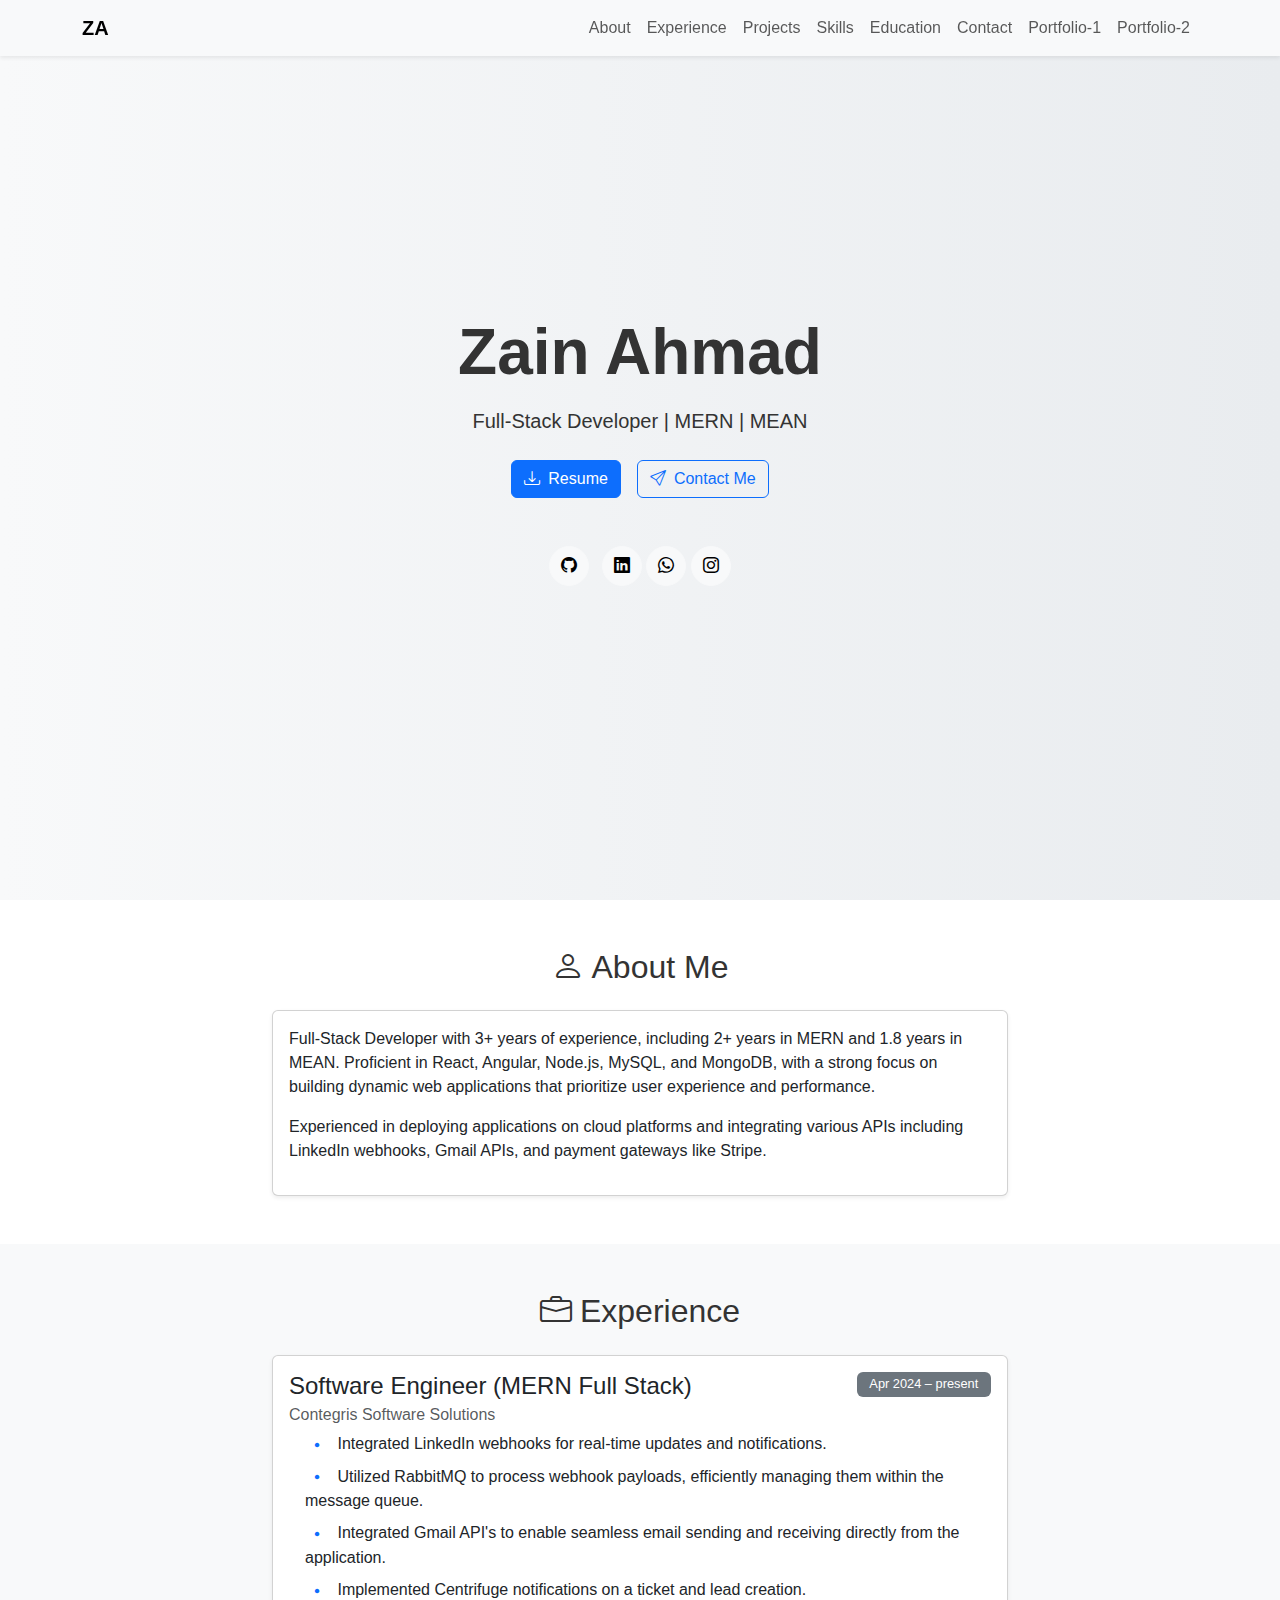
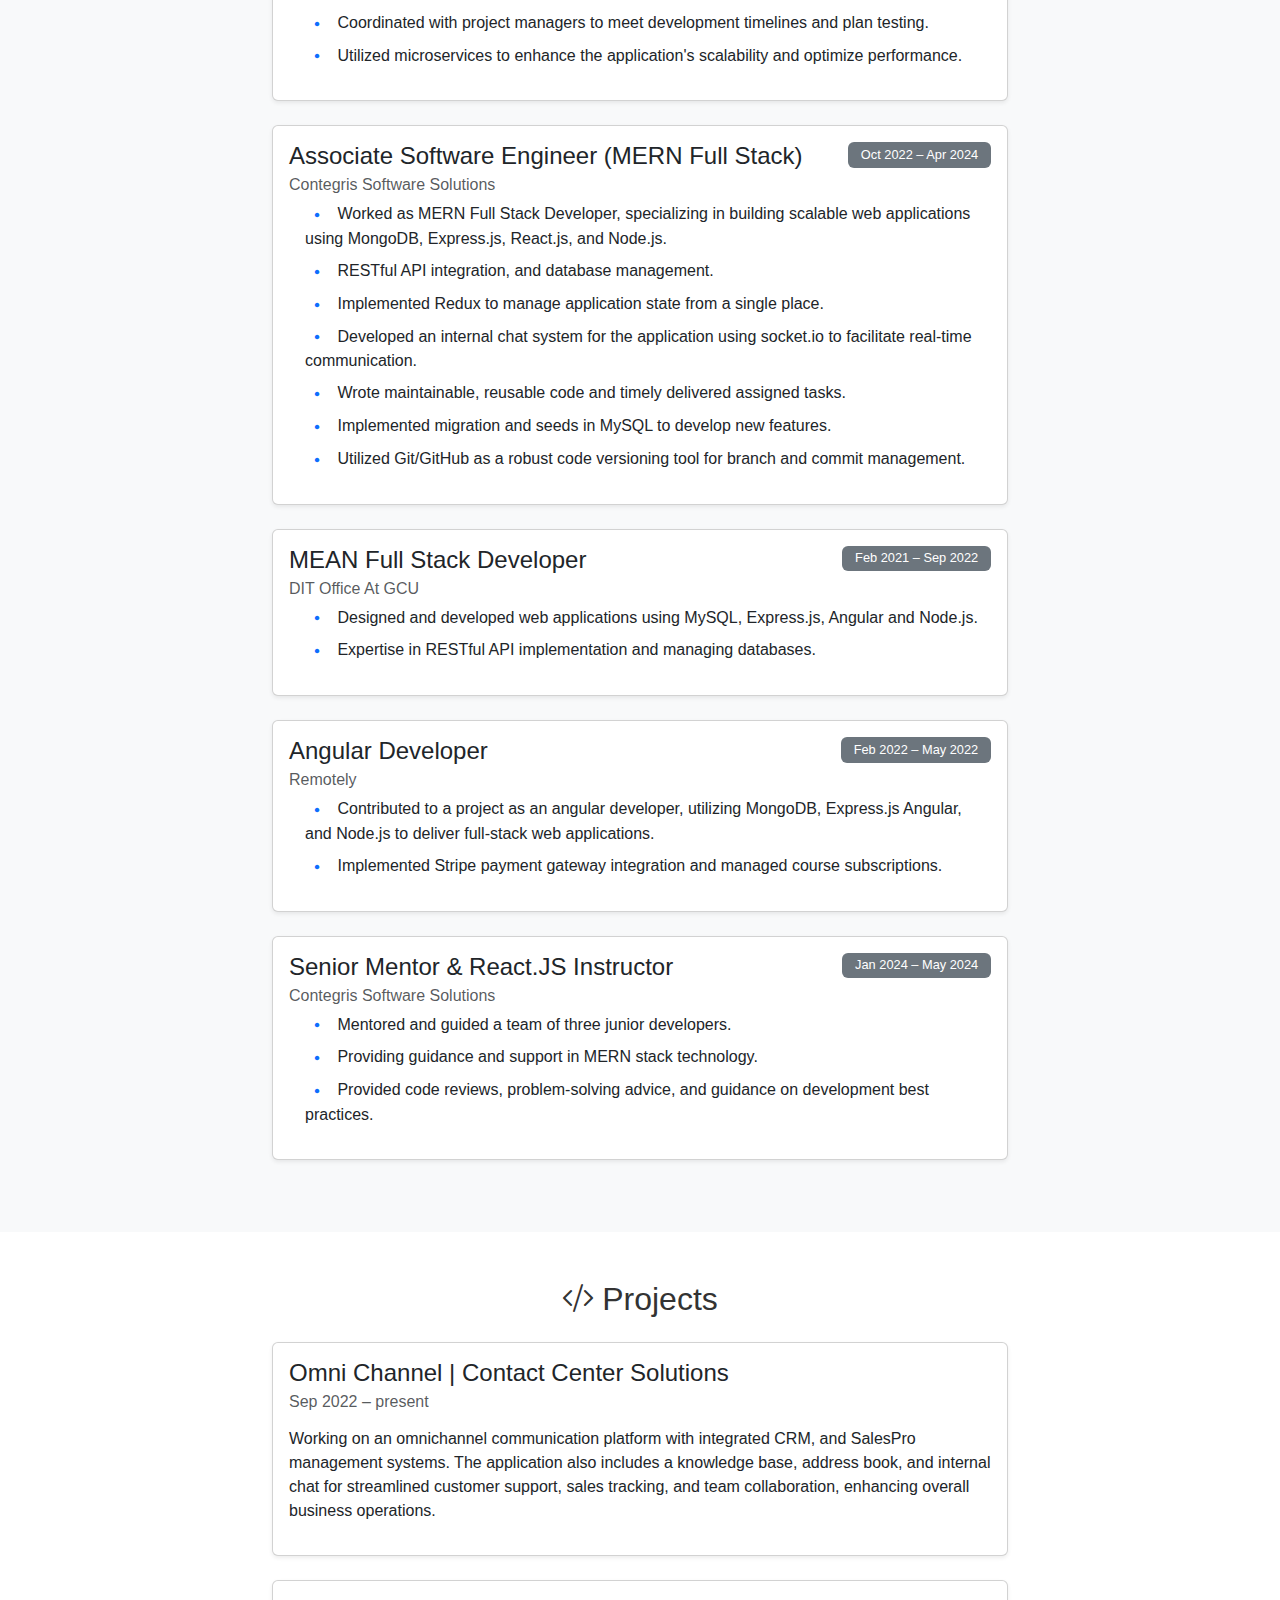
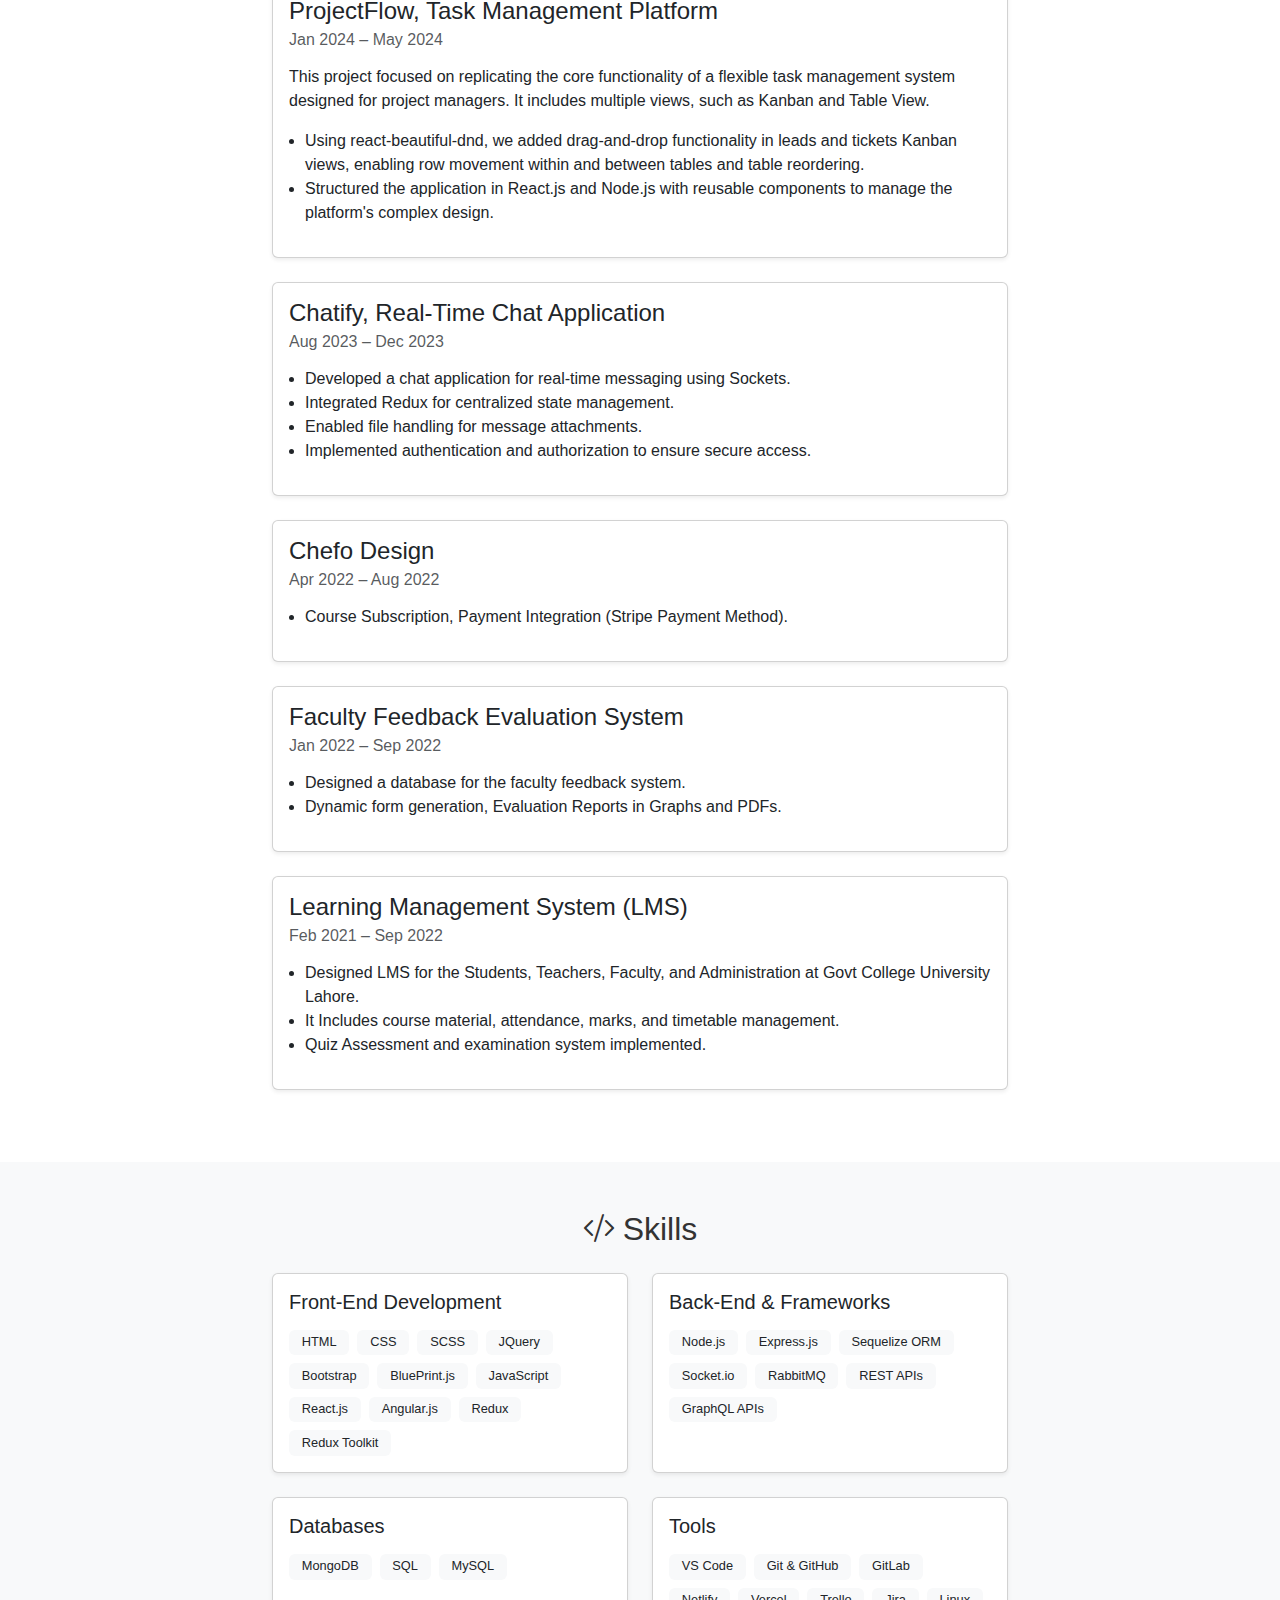
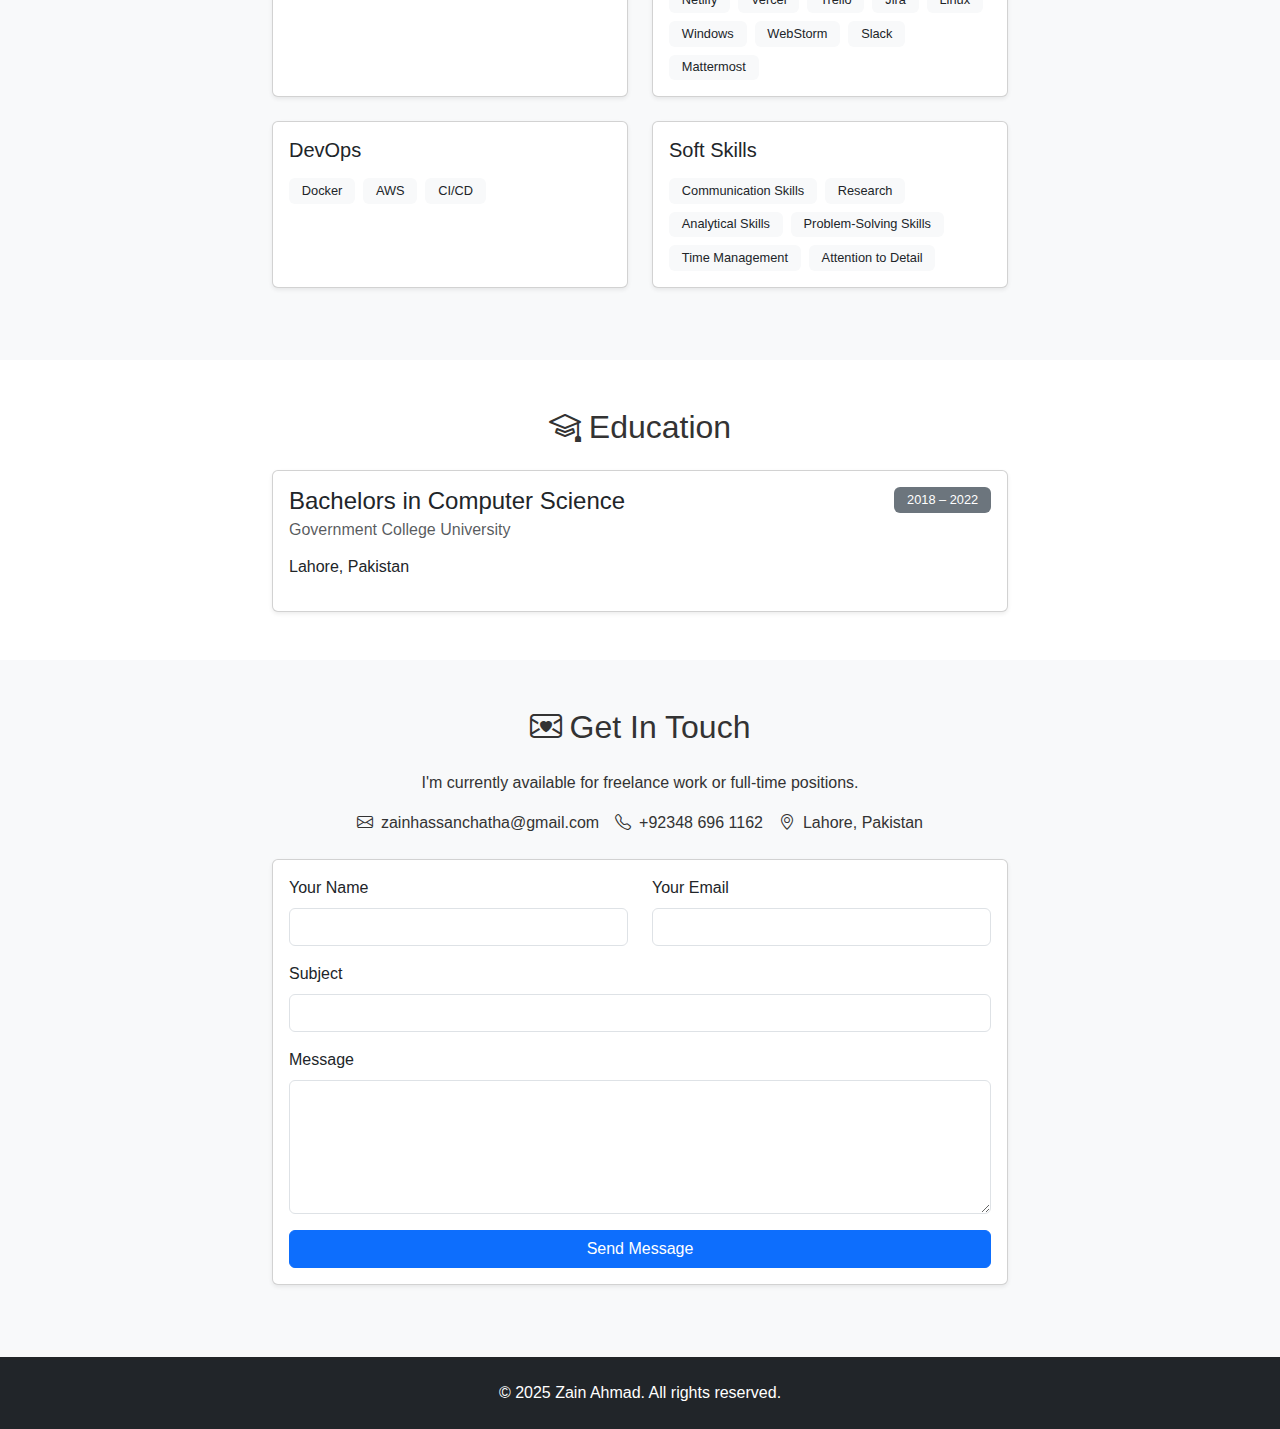
<file: index.html>
<!DOCTYPE html>
<html lang="en">
<head>
  <meta charset="UTF-8">
  <meta name="viewport" content="width=device-width, initial-scale=1.0">
  <title>Zain Ahmad - Portfolio</title>
  <link href="https://cdn.jsdelivr.net/npm/bootstrap@5.3.0/dist/css/bootstrap.min.css" rel="stylesheet">
  <link rel="stylesheet" href="https://cdn.jsdelivr.net/npm/bootstrap-icons@1.10.5/font/bootstrap-icons.css">
  <link rel="stylesheet" href="style.css">
</head>
<body data-bs-spy="scroll" data-bs-target="#navbar">
  <!-- Navigation -->
  <nav id="navbar" class="navbar navbar-expand-lg navbar-light bg-light fixed-top shadow-sm">
    <div class="container">
      <a class="navbar-brand fw-bold" href="#">ZA</a>
      <button class="navbar-toggler" type="button" data-bs-toggle="collapse" data-bs-target="#navbarNav" aria-controls="navbarNav" aria-expanded="false" aria-label="Toggle navigation">
        <span class="navbar-toggler-icon"></span>
      </button>
      <div class="collapse navbar-collapse" id="navbarNav">
        <ul class="navbar-nav ms-auto">
          <li class="nav-item">
            <a class="nav-link" href="#about">About</a>
          </li>
          <li class="nav-item">
            <a class="nav-link" href="#experience">Experience</a>
          </li>
          <li class="nav-item">
            <a class="nav-link" href="#projects">Projects</a>
          </li>
          <li class="nav-item">
            <a class="nav-link" href="#skills">Skills</a>
          </li>
          <li class="nav-item">
            <a class="nav-link" href="#education">Education</a>
          </li>
          <li class="nav-item">
            <a class="nav-link" href="#contact">Contact</a>
          </li>
          <li class="nav-item">
            <a class="nav-link" href="./chat/index.html">Portfolio-1</a>
          </li>
          <li class="nav-item">
            <a class="nav-link" href="./claude/index.html">Portfolio-2</a>
          </li>
        </ul>
      </div>
    </div>
  </nav>

  <!-- Hero Section -->
  <section id="hero" class="min-vh-100 d-flex align-items-center">
    <div class="container text-center">
      <h1 class="display-3 fw-bold mb-3">Zain Ahmad</h1>
      <p class="lead mb-4">Full-Stack Developer | MERN | MEAN</p>
      <div class="d-flex justify-content-center gap-3 mb-5">
        <a href="https://drive.google.com/file/d/1letsBsWcMzmE8yHXW84sokf-gc22rRCz/view?usp=sharing" target="_blank" class="btn btn-primary">
          <i class="bi bi-download me-2"></i>Resume
        </a>
        <a href="#contact" class="btn btn-outline-primary">
          <i class="bi bi-send me-2"></i>Contact Me
        </a>
      </div>
      <div class="social-icons">
        <a href="https://github.com/Zain-Ahmad-Chatha" target="_blank" class="btn btn-light rounded-circle me-2" data-title="GitHub"><i class="bi bi-github"></i></a>
        <a href="https://www.linkedin.com/in/zain-ahmad-55943a1a1/" target="_blank" class="btn btn-light rounded-circle" data-title="LinkedIn"><i class="bi bi-linkedin"></i></a>
        <a href="https://wa.me/923486961162" target="_blank" class="btn btn-light rounded-circle" data-title="WhatsApp"><i class="bi bi-whatsapp"></i></a>
        <a href="https://www.instagram.com/zain_ahmad_chatha/" target="_blank" class="btn btn-light rounded-circle" data-title="Instagram"><i class="bi bi-instagram"></i></a>
      </div>
    </div>
  </section>

  <!-- About Section -->
  <section id="about" class="py-5">
    <div class="container">
      <div class="row justify-content-center">
        <div class="col-md-8">
          <h2 class="text-center mb-4"><i class="bi bi-person me-2"></i>About Me</h2>
          <div class="card shadow-sm">
            <div class="card-body">
              <p>Full-Stack Developer with 3+ years of experience, including 2+ years in MERN and 1.8 years in MEAN. 
                Proficient in React, Angular, Node.js, MySQL, and MongoDB, with a strong focus on building
                dynamic web applications that prioritize user experience and performance.</p>
              <p>Experienced in deploying applications on cloud platforms and integrating various APIs
                including LinkedIn webhooks, Gmail APIs, and payment gateways like Stripe.</p>
            </div>
          </div>
        </div>
      </div>
    </div>
  </section>

  <!-- Experience Section -->
  <section id="experience" class="py-5 bg-light">
    <div class="container">
      <div class="row justify-content-center">
        <div class="col-md-8">
          <h2 class="text-center mb-4"><i class="bi bi-briefcase me-2"></i>Experience</h2>
          
          <!-- Experience 1 -->
          <div class="card mb-4 shadow-sm">
            <div class="card-body">
              <div class="d-flex justify-content-between align-items-start mb-2">
                <div>
                  <h4 class="card-title">Software Engineer (MERN Full Stack)</h4>
                  <h6 class="card-subtitle text-muted">Contegris Software Solutions</h6>
                </div>
                <span class="badge bg-secondary">Apr 2024 – present</span>
              </div>
              <ul class="list-unstyled ps-3">
                <li><i class="bi bi-dot"></i> Integrated LinkedIn webhooks for real-time updates and notifications.</li>
                <li><i class="bi bi-dot"></i> Utilized RabbitMQ to process webhook payloads, efficiently managing them within the message queue.</li>
                <li><i class="bi bi-dot"></i> Integrated Gmail API's to enable seamless email sending and receiving directly from the application.</li>
                <li><i class="bi bi-dot"></i> Implemented Centrifuge notifications on a ticket and lead creation.</li>
                <li><i class="bi bi-dot"></i> Coordinated with project managers to meet development timelines and plan testing.</li>
                <li><i class="bi bi-dot"></i> Utilized microservices to enhance the application's scalability and optimize performance.</li>
              </ul>
            </div>
          </div>

          <!-- Experience 2 -->
          <div class="card mb-4 shadow-sm">
            <div class="card-body">
              <div class="d-flex justify-content-between align-items-start mb-2">
                <div>
                  <h4 class="card-title">Associate Software Engineer (MERN Full Stack)</h4>
                  <h6 class="card-subtitle text-muted">Contegris Software Solutions</h6>
                </div>
                <span class="badge bg-secondary">Oct 2022 – Apr 2024</span>
              </div>
              <ul class="list-unstyled ps-3">
                <li><i class="bi bi-dot"></i> Worked as MERN Full Stack Developer, specializing in building scalable web applications using MongoDB, Express.js, React.js, and Node.js.</li>
                <li><i class="bi bi-dot"></i> RESTful API integration, and database management.</li>
                <li><i class="bi bi-dot"></i> Implemented Redux to manage application state from a single place.</li>
                <li><i class="bi bi-dot"></i> Developed an internal chat system for the application using socket.io to facilitate real-time communication.</li>
                <li><i class="bi bi-dot"></i> Wrote maintainable, reusable code and timely delivered assigned tasks.</li>
                <li><i class="bi bi-dot"></i> Implemented migration and seeds in MySQL to develop new features.</li>
                <li><i class="bi bi-dot"></i> Utilized Git/GitHub as a robust code versioning tool for branch and commit management.</li>
              </ul>
            </div>
          </div>

          <!-- Experience 3 -->
          <div class="card mb-4 shadow-sm">
            <div class="card-body">
              <div class="d-flex justify-content-between align-items-start mb-2">
                <div>
                  <h4 class="card-title">MEAN Full Stack Developer</h4>
                  <h6 class="card-subtitle text-muted">DIT Office At GCU</h6>
                </div>
                <span class="badge bg-secondary">Feb 2021 – Sep 2022</span>
              </div>
              <ul class="list-unstyled ps-3">
                <li><i class="bi bi-dot"></i> Designed and developed web applications using MySQL, Express.js, Angular and Node.js.</li>
                <li><i class="bi bi-dot"></i> Expertise in RESTful API implementation and managing databases.</li>
              </ul>
            </div>
          </div>

          <!-- Experience 4 -->
          <div class="card mb-4 shadow-sm">
            <div class="card-body">
              <div class="d-flex justify-content-between align-items-start mb-2">
                <div>
                  <h4 class="card-title">Angular Developer</h4>
                  <h6 class="card-subtitle text-muted">Remotely</h6>
                </div>
                <span class="badge bg-secondary">Feb 2022 – May 2022</span>
              </div>
              <ul class="list-unstyled ps-3">
                <li><i class="bi bi-dot"></i> Contributed to a project as an angular developer, utilizing MongoDB, Express.js Angular, and Node.js to deliver full-stack web applications.</li>
                <li><i class="bi bi-dot"></i> Implemented Stripe payment gateway integration and managed course subscriptions.</li>
              </ul>
            </div>
          </div>

          <!-- Leadership Experience -->
          <div class="card mb-4 shadow-sm">
            <div class="card-body">
              <div class="d-flex justify-content-between align-items-start mb-2">
                <div>
                  <h4 class="card-title">Senior Mentor & React.JS Instructor</h4>
                  <h6 class="card-subtitle text-muted">Contegris Software Solutions</h6>
                </div>
                <span class="badge bg-secondary">Jan 2024 – May 2024</span>
              </div>
              <ul class="list-unstyled ps-3">
                <li><i class="bi bi-dot"></i> Mentored and guided a team of three junior developers.</li>
                <li><i class="bi bi-dot"></i> Providing guidance and support in MERN stack technology.</li>
                <li><i class="bi bi-dot"></i> Provided code reviews, problem-solving advice, and guidance on development best practices.</li>
              </ul>
            </div>
          </div>
        </div>
      </div>
    </div>
  </section>

  <!-- Projects Section -->
  <section id="projects" class="py-5">
    <div class="container">
      <div class="row justify-content-center">
        <div class="col-md-8">
          <h2 class="text-center mb-4"><i class="bi bi-code-slash me-2"></i>Projects</h2>
          
          <!-- Project 1 -->
          <div class="card mb-4 shadow-sm">
            <div class="card-body">
              <h4 class="card-title">Omni Channel | Contact Center Solutions</h4>
              <h6 class="card-subtitle text-muted mb-3">Sep 2022 – present</h6>
              <p>Working on an omnichannel communication platform with integrated CRM, and SalesPro
                management systems. The application also includes a knowledge base, address book, and internal chat for streamlined
                customer support, sales tracking, and team collaboration, enhancing overall business operations.</p>
            </div>
          </div>
          
          <!-- Project 2 -->
          <div class="card mb-4 shadow-sm">
            <div class="card-body">
              <h4 class="card-title">ProjectFlow, Task Management Platform</h4>
              <h6 class="card-subtitle text-muted mb-3">Jan 2024 – May 2024</h6>
              <p>This project focused on replicating the core functionality of a flexible task management system
                designed for project managers. It includes multiple views, such as Kanban and Table View.</p>
              <ul class="ps-3">
                <li>Using react-beautiful-dnd, we added drag-and-drop functionality in leads and tickets Kanban
                  views, enabling row movement within and between tables and table reordering.</li>
                <li>Structured the application in React.js and Node.js with reusable components to manage the
                  platform's complex design.</li>
              </ul>
            </div>
          </div>
          
          <!-- Project 3 -->
          <div class="card mb-4 shadow-sm">
            <div class="card-body">
              <h4 class="card-title">Chatify, Real-Time Chat Application</h4>
              <h6 class="card-subtitle text-muted mb-3">Aug 2023 – Dec 2023</h6>
              <ul class="ps-3">
                <li>Developed a chat application for real-time messaging using Sockets.</li>
                <li>Integrated Redux for centralized state management.</li>
                <li>Enabled file handling for message attachments.</li>
                <li>Implemented authentication and authorization to ensure secure access.</li>
              </ul>
            </div>
          </div>
          
          <!-- Project 4 -->
          <div class="card mb-4 shadow-sm">
            <div class="card-body">
              <h4 class="card-title">Chefo Design</h4>
              <h6 class="card-subtitle text-muted mb-3">Apr 2022 – Aug 2022</h6>
              <ul class="ps-3">
                <li>Course Subscription, Payment Integration (Stripe Payment Method).</li>
              </ul>
              <!-- <a href="#" class="btn btn-outline-primary mt-2">
                <i class="bi bi-box-arrow-up-right me-1"></i> View Project
              </a> -->
            </div>
          </div>
          
          <!-- Project 5 -->
          <div class="card mb-4 shadow-sm">
            <div class="card-body">
              <h4 class="card-title">Faculty Feedback Evaluation System</h4>
              <h6 class="card-subtitle text-muted mb-3">Jan 2022 – Sep 2022</h6>
              <ul class="ps-3">
                <li>Designed a database for the faculty feedback system.</li>
                <li>Dynamic form generation, Evaluation Reports in Graphs and PDFs.</li>
              </ul>
            </div>
          </div>
          
          <!-- Project 6 -->
          <div class="card mb-4 shadow-sm">
            <div class="card-body">
              <h4 class="card-title">Learning Management System (LMS)</h4>
              <h6 class="card-subtitle text-muted mb-3">Feb 2021 – Sep 2022</h6>
              <ul class="ps-3">
                <li>Designed LMS for the Students, Teachers, Faculty, and Administration at Govt College University Lahore.</li>
                <li>It Includes course material, attendance, marks, and timetable management.</li>
                <li>Quiz Assessment and examination system implemented.</li>
              </ul>
            </div>
          </div>
        </div>
      </div>
    </div>
  </section>

  <!-- Skills Section -->
  <section id="skills" class="py-5 bg-light">
    <div class="container">
      <div class="row justify-content-center">
        <div class="col-md-8">
          <h2 class="text-center mb-4"><i class="bi bi-code-slash me-2"></i>Skills</h2>
          
          <div class="row">
            <!-- Frontend -->
            <div class="col-md-6 mb-4">
              <div class="card h-100 shadow-sm">
                <div class="card-body">
                  <h5 class="card-title">Front-End Development</h5>
                  <div class="d-flex flex-wrap gap-2 mt-3">
                    <span class="badge bg-light text-dark">HTML</span>
                    <span class="badge bg-light text-dark">CSS</span>
                    <span class="badge bg-light text-dark">SCSS</span>
                    <span class="badge bg-light text-dark">JQuery</span>
                    <span class="badge bg-light text-dark">Bootstrap</span>
                    <span class="badge bg-light text-dark">BluePrint.js</span>
                    <span class="badge bg-light text-dark">JavaScript</span>
                    <span class="badge bg-light text-dark">React.js</span>
                    <span class="badge bg-light text-dark">Angular.js</span>
                    <span class="badge bg-light text-dark">Redux</span>
                    <span class="badge bg-light text-dark">Redux Toolkit</span>
                  </div>
                </div>
              </div>
            </div>
            
            <!-- Backend -->
            <div class="col-md-6 mb-4">
              <div class="card h-100 shadow-sm">
                <div class="card-body">
                  <h5 class="card-title">Back-End & Frameworks</h5>
                  <div class="d-flex flex-wrap gap-2 mt-3">
                    <span class="badge bg-light text-dark">Node.js</span>
                    <span class="badge bg-light text-dark">Express.js</span>
                    <span class="badge bg-light text-dark">Sequelize ORM</span>
                    <span class="badge bg-light text-dark">Socket.io</span>
                    <span class="badge bg-light text-dark">RabbitMQ</span>
                    <span class="badge bg-light text-dark">REST APIs</span>
                    <span class="badge bg-light text-dark">GraphQL APIs</span>
                  </div>
                </div>
              </div>
            </div>
            
            <!-- Databases -->
            <div class="col-md-6 mb-4">
              <div class="card h-100 shadow-sm">
                <div class="card-body">
                  <h5 class="card-title">Databases</h5>
                  <div class="d-flex flex-wrap gap-2 mt-3">
                    <span class="badge bg-light text-dark">MongoDB</span>
                    <span class="badge bg-light text-dark">SQL</span>
                    <span class="badge bg-light text-dark">MySQL</span>
                  </div>
                </div>
              </div>
            </div>
            
            <!-- Tools -->
            <div class="col-md-6 mb-4">
              <div class="card h-100 shadow-sm">
                <div class="card-body">
                  <h5 class="card-title">Tools</h5>
                  <div class="d-flex flex-wrap gap-2 mt-3">
                    <span class="badge bg-light text-dark">VS Code</span>
                    <span class="badge bg-light text-dark">Git & GitHub</span>
                    <span class="badge bg-light text-dark">GitLab</span>
                    <span class="badge bg-light text-dark">Netlify</span>
                    <span class="badge bg-light text-dark">Vercel</span>
                    <span class="badge bg-light text-dark">Trello</span>
                    <span class="badge bg-light text-dark">Jira</span>
                    <span class="badge bg-light text-dark">Linux</span>
                    <span class="badge bg-light text-dark">Windows</span>
                    <span class="badge bg-light text-dark">WebStorm</span>
                    <span class="badge bg-light text-dark">Slack</span>
                    <span class="badge bg-light text-dark">Mattermost</span>
                  </div>
                </div>
              </div>
            </div>
            
            <!-- DevOps -->
            <div class="col-md-6 mb-4">
              <div class="card h-100 shadow-sm">
                <div class="card-body">
                  <h5 class="card-title">DevOps</h5>
                  <div class="d-flex flex-wrap gap-2 mt-3">
                    <span class="badge bg-light text-dark">Docker</span>
                    <span class="badge bg-light text-dark">AWS</span>
                    <span class="badge bg-light text-dark">CI/CD</span>
                  </div>
                </div>
              </div>
            </div>
            
            <!-- Soft Skills -->
            <div class="col-md-6 mb-4">
              <div class="card h-100 shadow-sm">
                <div class="card-body">
                  <h5 class="card-title">Soft Skills</h5>
                  <div class="d-flex flex-wrap gap-2 mt-3">
                    <span class="badge bg-light text-dark">Communication Skills</span>
                    <span class="badge bg-light text-dark">Research</span>
                    <span class="badge bg-light text-dark">Analytical Skills</span>
                    <span class="badge bg-light text-dark">Problem-Solving Skills</span>
                    <span class="badge bg-light text-dark">Time Management</span>
                    <span class="badge bg-light text-dark">Attention to Detail</span>
                  </div>
                </div>
              </div>
            </div>
          </div>
        </div>
      </div>
    </div>
  </section>

  <!-- Education Section -->
  <section id="education" class="py-5">
    <div class="container">
      <div class="row justify-content-center">
        <div class="col-md-8">
          <h2 class="text-center mb-4"><i class="bi bi-mortarboard me-2"></i>Education</h2>
          
          <div class="card shadow-sm">
            <div class="card-body">
              <div class="d-flex justify-content-between align-items-start">
                <div>
                  <h4 class="card-title">Bachelors in Computer Science</h4>
                  <h6 class="card-subtitle text-muted">Government College University</h6>
                </div>
                <span class="badge bg-secondary">2018 – 2022</span>
              </div>
              <p class="mt-3">Lahore, Pakistan</p>
            </div>
          </div>
        </div>
      </div>
    </div>
  </section>

  <!-- Contact Section -->
  <section id="contact" class="py-5 bg-light">
    <div class="container">
      <div class="row justify-content-center">
        <div class="col-md-8">
          <h2 class="text-center mb-4"><i class="bi bi-envelope-heart me-2"></i>Get In Touch</h2>
          
          <div class="text-center mb-4">
            <p>I'm currently available for freelance work or full-time positions.</p>
            <div class="d-flex flex-column flex-md-row justify-content-center align-items-center gap-3 mb-4">
              <div class="d-flex align-items-center">
                <i class="bi bi-envelope me-2"></i>
                <span>zainhassanchatha@gmail.com</span>
              </div>
              <div class="d-flex align-items-center">
                <i class="bi bi-telephone me-2"></i>
                <span>+92348 696 1162</span>
              </div>
              <div class="d-flex align-items-center">
                <i class="bi bi-geo-alt me-2"></i>
                <span>Lahore, Pakistan</span>
              </div>
            </div>
          </div>
          
          <div class="card shadow-sm mb-4">
            <div class="card-body">
              <form id="contactForm">
                <div class="row mb-3">
                  <div class="col-md-6 mb-3 mb-md-0">
                    <label for="name" class="form-label">Your Name</label>
                    <input type="text" class="form-control" id="name" required>
                  </div>
                  <div class="col-md-6">
                    <label for="email" class="form-label">Your Email</label>
                    <input type="email" class="form-control" id="email" required>
                  </div>
                </div>
                <div class="mb-3">
                  <label for="subject" class="form-label">Subject</label>
                  <input type="text" class="form-control" id="subject" required>
                </div>
                <div class="mb-3">
                  <label for="message" class="form-label">Message</label>
                  <textarea class="form-control" id="message" rows="5" required></textarea>
                </div>
                <button type="submit" class="btn btn-primary w-100">Send Message</button>
              </form>
            </div>
          </div>
        </div>
      </div>
    </div>
  </section>

  <!-- Footer -->
  <footer class="py-4 bg-dark text-white">
    <div class="container text-center">
      <p class="mb-0">© 2025 Zain Ahmad. All rights reserved.</p>
    </div>
  </footer>

  <script src="https://cdn.jsdelivr.net/npm/bootstrap@5.3.0/dist/js/bootstrap.bundle.min.js"></script>
  <script src="script.js"></script>
</body>
</html>
</file>
<file: style.css>
/* Custom styles for Zain Ahmad's portfolio */

/* General styling */
body {
    font-family: 'Segoe UI', Tahoma, Geneva, Verdana, sans-serif;
    color: #333;
    scroll-padding-top: 80px; /* Ensures the section titles are visible when scrolled to */
}

/* Hero section */
#hero {
    background: linear-gradient(to right, #f8f9fa, #e9ecef);
    padding-top: 80px;
}

/* Section styling */
section {
    padding-top: 5rem;
    padding-bottom: 5rem;
}

/* Card hover effects */
.card {
    transition: transform 0.3s ease, box-shadow 0.3s ease;
}

.card:hover {
    transform: translateY(-5px);
    box-shadow: 0 10px 20px rgba(0, 0, 0, 0.1) !important;
}

/* Skill badges */
.badge {
    font-size: 0.8rem;
    padding: 0.5em 1em;
    font-weight: 500;
}

/* Social icons */
.social-icons a {
    width: 40px;
    height: 40px;
    display: inline-flex;
    align-items: center;
    justify-content: center;
    transition: all 0.3s ease;
}

.social-icons a:hover {
    background-color: #0d6efd;
    color: white;
}




.social-icons a {
        position: relative;
        text-decoration: none;
    }

    .social-icons a::after {
        content: attr(data-title);
        position: absolute;
        bottom: -25px;
        left: 50%;
        transform: translateX(-50%);
        color: rgb(27, 27, 233);
        padding: 5px 8px;
        border-radius: 4px;
        white-space: nowrap;
        font-size: 12px;
        opacity: 0;
        pointer-events: none;
        transition: opacity 0.3s;
    }

    .social-icons a:hover::after {
        opacity: 1;
    }



/* List styling */
.list-unstyled li {
    margin-bottom: 0.5rem;
}

/* Responsive adjustments */
@media (max-width: 768px) {
    h1 {
        font-size: 2.5rem;
    }
    
    section {
        padding-top: 3rem;
        padding-bottom: 3rem;
    }
}

/* Active navigation link */
.navbar .nav-link.active {
    color: #0d6efd;
    font-weight: 500;
}

/* Form focus styles */
.form-control:focus {
    border-color: #0d6efd;
    box-shadow: 0 0 0 0.25rem rgba(13, 110, 253, 0.25);
}

/* Custom dot for list items */
.bi-dot {
    color: #0d6efd;
    font-size: 1.5rem;
    line-height: 0;
    vertical-align: middle;
    margin-right: 0.25rem;
}
</file>
